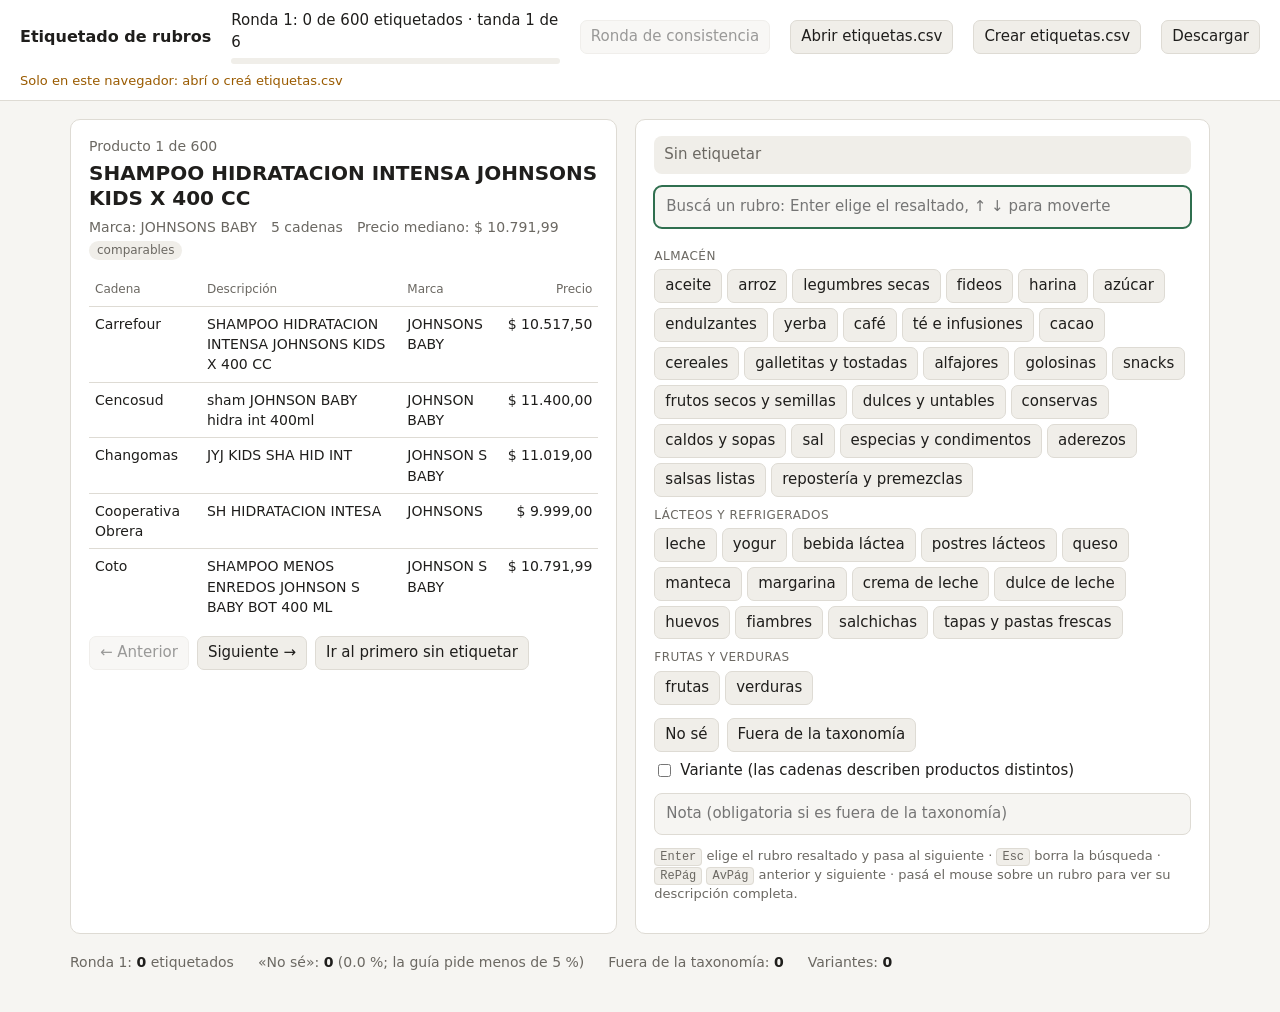
<file: etiquetado/index.html>
<!doctype html>
<html lang="es">
<head>
<meta charset="utf-8">
<meta name="viewport" content="width=device-width, initial-scale=1">
<title>Etiquetado de rubros</title>
<!--
  Página local para etiquetar a mano la muestra del paso 4 del plan de categorización.

  Lee productos.json (lo arma scripts/elegir_muestra_etiquetado.py) y guarda las etiquetas en
  etiquetas.csv, en esta misma carpeta. Se sirve con:
      python -m http.server 8001 --directory etiquetado
  y se abre http://localhost:8001 en Chrome o Edge (Firefox no deja escribir archivos: ahí
  queda el botón Descargar).

  Las etiquetas se guardan en tres lugares: en el navegador después de cada producto, en
  etiquetas.csv si está conectado y con el botón Descargar. Al abrir etiquetas.csv se mezcla lo
  que tiene con lo del navegador (gana la etiqueta más nueva), así nada se pisa.

  A propósito no muestra el rubro que proponen las reglas ni si el producto es de desarrollo o
  de prueba: ver la guía de etiquetado.
-->
<style>
:root {
  --fondo: #f6f5f2; --panel: #ffffff; --texto: #1f1e1c; --suave: #6b6862; --borde: #dedbd4;
  --acento: #2f6f4f; --acento-suave: #e3efe8; --aviso: #9a5b00; --aviso-suave: #fbf0dc;
  --error: #a33a2a; --chip: #f0eee9; --resaltado: #d6e9de;
}
@media (prefers-color-scheme: dark) {
  :root {
    --fondo: #181816; --panel: #22221f; --texto: #ecebe7; --suave: #a5a29b; --borde: #3a3934;
    --acento: #7cc39d; --acento-suave: #24382d; --aviso: #e6b35c; --aviso-suave: #3a2f1c;
    --error: #ef8a78; --chip: #2d2c28; --resaltado: #2f4a3a;
  }
}
* { box-sizing: border-box; }
body { margin: 0; background: var(--fondo); color: var(--texto);
       font: 15px/1.45 system-ui, "Segoe UI", sans-serif; }
header { position: sticky; top: 0; z-index: 2; background: var(--panel); border-bottom: 1px solid var(--borde);
         padding: 10px 20px; display: flex; flex-wrap: wrap; gap: 8px 20px; align-items: center; }
header h1 { font-size: 16px; margin: 0; }
.progreso { flex: 1 1 260px; }
.barra { height: 6px; background: var(--chip); border-radius: 3px; overflow: hidden; margin-top: 4px; }
.barra div { height: 100%; background: var(--acento); width: 0; transition: width .2s; }
.guardado { font-size: 13px; color: var(--suave); }
.guardado.alerta { color: var(--aviso); }
main { max-width: 1180px; margin: 0 auto; padding: 18px 20px 40px; display: grid;
       grid-template-columns: minmax(0, 1fr) minmax(0, 1.05fr); gap: 18px; }
@media (max-width: 900px) { main { grid-template-columns: 1fr; } }
section { background: var(--panel); border: 1px solid var(--borde); border-radius: 10px; padding: 16px 18px; }
h2 { font-size: 20px; margin: 4px 0 6px; line-height: 1.25; }
.meta { color: var(--suave); font-size: 14px; display: flex; flex-wrap: wrap; gap: 4px 14px; }
.insignia { display: inline-block; padding: 1px 8px; border-radius: 10px; background: var(--chip); font-size: 12px; }
.insignia.pesable { background: var(--aviso-suave); color: var(--aviso); }
table { width: 100%; border-collapse: collapse; margin-top: 14px; font-size: 14px; }
th, td { text-align: left; padding: 7px 6px; border-top: 1px solid var(--borde); vertical-align: top; }
th { color: var(--suave); font-weight: 500; font-size: 12px; border-top: 0; }
td.precio, th.precio { text-align: right; white-space: nowrap; font-variant-numeric: tabular-nums; }
.etiqueta-actual { margin: 0 0 12px; padding: 8px 10px; border-radius: 8px; background: var(--acento-suave); }
.etiqueta-actual.vacia { background: var(--chip); color: var(--suave); }
input[type=search], input[type=text] { width: 100%; padding: 9px 11px; font: inherit; color: inherit;
  background: var(--fondo); border: 1px solid var(--borde); border-radius: 8px; }
input:focus { outline: 2px solid var(--acento); outline-offset: -1px; }
.rubros { margin-top: 10px; max-height: 52vh; overflow: auto; padding-right: 4px; }
.grupo { margin: 10px 0 4px; font-size: 12px; color: var(--suave); text-transform: uppercase; letter-spacing: .04em; }
.chips { display: flex; flex-wrap: wrap; gap: 5px; }
button { font: inherit; color: inherit; cursor: pointer; border: 1px solid var(--borde); background: var(--chip);
         border-radius: 7px; padding: 5px 10px; }
button:hover { border-color: var(--acento); }
button:disabled { opacity: .45; cursor: default; }
button.elegido { background: var(--acento); color: var(--panel); border-color: var(--acento); }
button.principal { background: var(--acento); color: var(--panel); border-color: var(--acento); }
.resultado { display: block; width: 100%; text-align: left; margin-bottom: 4px; }
.resultado.activo { background: var(--resaltado); border-color: var(--acento); }
.resultado small { display: block; color: var(--suave); font-size: 12px; }
.fila { display: flex; flex-wrap: wrap; gap: 8px; align-items: center; margin-top: 12px; }
.fila label { display: flex; gap: 6px; align-items: center; cursor: pointer; }
.mensaje { margin-top: 10px; padding: 8px 10px; border-radius: 8px; background: var(--aviso-suave); color: var(--aviso); }
.mensaje:empty { display: none; }
.ayuda { color: var(--suave); font-size: 13px; margin-top: 12px; }
kbd { font: 12px ui-monospace, monospace; padding: 1px 5px; border: 1px solid var(--borde); border-radius: 4px; background: var(--chip); }
.resumen { grid-column: 1 / -1; display: flex; flex-wrap: wrap; gap: 8px 24px; font-size: 14px; color: var(--suave); }
.resumen b { color: var(--texto); }
#carga { padding: 40px 20px; text-align: center; color: var(--suave); }
</style>
</head>
<body>
<header>
  <h1>Etiquetado de rubros</h1>
  <div class="progreso">
    <div id="progreso-texto">Cargando…</div>
    <div class="barra"><div id="barra"></div></div>
  </div>
  <button id="ronda" disabled title="Se habilita al terminar los 600">Ronda de consistencia</button>
  <button id="conectar">Abrir etiquetas.csv</button>
  <button id="crear">Crear etiquetas.csv</button>
  <button id="descargar">Descargar</button>
  <span id="guardado" class="guardado"></span>
</header>

<div id="carga">Cargando productos.json…</div>

<main id="principal" hidden>
  <section>
    <div class="meta" id="ubicacion"></div>
    <h2 id="nombre"></h2>
    <div class="meta" id="datos"></div>
    <table>
      <thead><tr><th>Cadena</th><th>Descripción</th><th>Marca</th><th class="precio">Precio</th></tr></thead>
      <tbody id="descripciones"></tbody>
    </table>
    <div class="fila">
      <button id="anterior">← Anterior</button>
      <button id="siguiente">Siguiente →</button>
      <button id="sin-etiquetar">Ir al primero sin etiquetar</button>
    </div>
  </section>

  <section>
    <div id="actual" class="etiqueta-actual vacia"></div>
    <input id="buscar" type="search" autocomplete="off"
           placeholder="Buscá un rubro: Enter elige el resaltado, ↑ ↓ para moverte">
    <div id="rubros" class="rubros"></div>
    <div class="fila">
      <button id="no-se">No sé</button>
      <button id="fuera">Fuera de la taxonomía</button>
      <label><input type="checkbox" id="variante"> Variante (las cadenas describen productos distintos)</label>
    </div>
    <div class="fila"><input id="nota" type="text" placeholder="Nota (obligatoria si es fuera de la taxonomía)"></div>
    <div id="mensaje" class="mensaje"></div>
    <p class="ayuda"><kbd>Enter</kbd> elige el rubro resaltado y pasa al siguiente ·
      <kbd>Esc</kbd> borra la búsqueda · <kbd>RePág</kbd> <kbd>AvPág</kbd> anterior y siguiente ·
      pasá el mouse sobre un rubro para ver su descripción completa.</p>
  </section>

  <div class="resumen" id="resumen"></div>
</main>

<script>
"use strict";

const CLAVE_LOCAL = "sepa-etiquetado-v1";
const TAMANIO_TANDA = 100;
const COLUMNAS = ["clave", "estrato", "rubro", "variante", "nota", "ronda", "fecha"];
const ESPECIALES = { no_se: "No sé", fuera_taxonomia: "Fuera de la taxonomía" };

let rubros = [];              // [{grupo, rubro, descripcion}]
let listas = { 1: [], 2: [] }; // productos en el orden de cada ronda
let estado = { ronda: 1, indice: 0, etiquetas: { 1: {}, 2: {} } };
let archivo = null;           // FileSystemFileHandle de etiquetas.csv, si está conectado
let escritura = Promise.resolve();
let resultados = [];          // rubros que muestra la búsqueda
let activo = 0;               // resultado resaltado

const $ = (id) => document.getElementById(id);
const normalizar = (s) => (s || "").normalize("NFD").replace(/[̀-ͯ]/g, "").toLowerCase();
const pesos = new Intl.NumberFormat("es-AR", { style: "currency", currency: "ARS" });

// Mezcla con semilla fija (mulberry32): la ronda 2 sale siempre en el mismo orden,
// distinto del de la ronda 1
function mezclar(lista, semilla) {
  let a = semilla;
  const azar = () => {
    a = (a + 0x6D2B79F5) | 0;
    let t = Math.imul(a ^ (a >>> 15), 1 | a);
    t = (t + Math.imul(t ^ (t >>> 7), 61 | t)) ^ t;
    return ((t ^ (t >>> 14)) >>> 0) / 4294967296;
  };
  const copia = lista.slice();
  for (let i = copia.length - 1; i > 0; i--) {
    const j = Math.floor(azar() * (i + 1));
    [copia[i], copia[j]] = [copia[j], copia[i]];
  }
  return copia;
}

// ---------- guardar y leer ----------

function guardarLocal() {
  try { localStorage.setItem(CLAVE_LOCAL, JSON.stringify(estado)); } catch (e) { /* sin almacenamiento */ }
}

function leerLocal() {
  try {
    const guardado = JSON.parse(localStorage.getItem(CLAVE_LOCAL));
    if (guardado && guardado.etiquetas) estado = guardado;
  } catch (e) { /* vacío o bloqueado */ }
}

function campoCsv(valor) {
  const texto = valor == null ? "" : String(valor);
  return /[",\n\r]/.test(texto) ? '"' + texto.replace(/"/g, '""') + '"' : texto;
}

function aCsv() {
  const filas = [COLUMNAS.join(",")];
  for (const ronda of [1, 2]) {
    for (const p of listas[ronda]) {
      const e = estado.etiquetas[ronda][p.clave];
      if (!e) continue;
      filas.push([p.clave, p.estrato, e.rubro, e.variante ? "si" : "no", e.nota, ronda, e.fecha]
        .map(campoCsv).join(","));
    }
  }
  return filas.join("\n") + "\n";
}

function leerCsv(texto) {
  const filas = [];
  let fila = [], campo = "", comillas = false;
  for (let i = 0; i < texto.length; i++) {
    const c = texto[i];
    if (comillas) {
      if (c === '"' && texto[i + 1] === '"') { campo += '"'; i++; }
      else if (c === '"') comillas = false;
      else campo += c;
    } else if (c === '"') comillas = true;
    else if (c === ",") { fila.push(campo); campo = ""; }
    else if (c === "\n" || c === "\r") {
      if (c === "\r" && texto[i + 1] === "\n") i++;
      fila.push(campo); campo = "";
      if (fila.some((x) => x !== "")) filas.push(fila);
      fila = [];
    } else campo += c;
  }
  if (campo !== "" || fila.length) { fila.push(campo); filas.push(fila); }
  const [encabezado, ...datos] = filas;
  return datos.map((f) => Object.fromEntries(encabezado.map((col, i) => [col, f[i] ?? ""])));
}

// Mezcla las etiquetas de un CSV con las del navegador: gana la más nueva
function mezclarCsv(texto) {
  let agregadas = 0;
  for (const f of leerCsv(texto)) {
    const ronda = Number(f.ronda) === 2 ? 2 : 1;
    const actual = estado.etiquetas[ronda][f.clave];
    if (!actual || (f.fecha || "") > (actual.fecha || "")) {
      estado.etiquetas[ronda][f.clave] = { rubro: f.rubro, variante: f.variante === "si", nota: f.nota, fecha: f.fecha };
      agregadas++;
    }
  }
  return agregadas;
}

function escribirArchivo() {
  if (!archivo) { mostrarGuardado(); return; }
  // Las escrituras van en fila: si se etiqueta rápido, ninguna pisa a otra a medias
  escritura = escritura.then(async () => {
    const w = await archivo.createWritable();
    await w.write(aCsv());
    await w.close();
    mostrarGuardado(new Date());
  }).catch((e) => {
    mostrarGuardado(null, "No se pudo escribir etiquetas.csv: " + e.message);
  });
}

function mostrarGuardado(cuando, error) {
  const el = $("guardado");
  if (error) { el.textContent = error; el.className = "guardado alerta"; return; }
  if (!archivo) {
    el.textContent = "Solo en este navegador: abrí o creá etiquetas.csv";
    el.className = "guardado alerta";
    return;
  }
  el.className = "guardado";
  el.textContent = cuando ? `Guardado en ${archivo.name} a las ${cuando.toLocaleTimeString("es-AR")}` : `Conectado a ${archivo.name}`;
}

async function abrirArchivo() {
  if (!window.showOpenFilePicker) return avisoSinArchivos();
  try {
    const [h] = await window.showOpenFilePicker({ types: [{ description: "CSV", accept: { "text/csv": [".csv"] } }] });
    if ((await h.requestPermission({ mode: "readwrite" })) !== "granted") return;
    const agregadas = mezclarCsv(await (await h.getFile()).text());
    archivo = h;
    guardarLocal();
    escribirArchivo();
    mostrar();
    mensaje(`${h.name}: ${agregadas} etiquetas tomadas del archivo; el archivo ahora tiene todo.`);
  } catch (e) { if (e.name !== "AbortError") mensaje("No se pudo abrir: " + e.message); }
}

async function crearArchivo() {
  if (!window.showSaveFilePicker) return avisoSinArchivos();
  try {
    const h = await window.showSaveFilePicker({ suggestedName: "etiquetas.csv",
      types: [{ description: "CSV", accept: { "text/csv": [".csv"] } }] });
    // Si se eligió un archivo que ya tenía etiquetas, primero se leen: no se pierde nada
    const previo = await (await h.getFile()).text();
    if (previo.trim()) mezclarCsv(previo);
    archivo = h;
    guardarLocal();
    escribirArchivo();
    mostrar();
  } catch (e) { if (e.name !== "AbortError") mensaje("No se pudo crear: " + e.message); }
}

function avisoSinArchivos() {
  mensaje("Este navegador no deja escribir archivos (pasa en Firefox). Usá Chrome o Edge, o el botón Descargar.");
}

function descargar() {
  const enlace = document.createElement("a");
  enlace.href = URL.createObjectURL(new Blob([aCsv()], { type: "text/csv" }));
  enlace.download = "etiquetas.csv";
  enlace.click();
  URL.revokeObjectURL(enlace.href);
}

// ---------- etiquetar ----------

const lista = () => listas[estado.ronda];
const producto = () => lista()[estado.indice];
const etiquetaDe = (p) => estado.etiquetas[estado.ronda][p.clave];
const etiquetados = (ronda) => listas[ronda].filter((p) => estado.etiquetas[ronda][p.clave]).length;

function etiquetar(rubro) {
  const p = producto();
  const nota = $("nota").value.trim();
  if (rubro === "fuera_taxonomia" && !nota) {
    mensaje("Escribí en la nota qué es el producto: sirve para decidir si hace falta un rubro nuevo.");
    $("nota").focus();
    return;
  }
  estado.etiquetas[estado.ronda][p.clave] = {
    rubro, variante: $("variante").checked, nota, fecha: new Date().toISOString(),
  };
  const fin = estado.ronda === 1 && (estado.indice + 1) % TAMANIO_TANDA === 0;
  const tanda = (estado.indice + 1) / TAMANIO_TANDA;
  if (estado.indice < lista().length - 1) estado.indice++;
  guardarLocal();  // después de avanzar: al recargar se vuelve al producto siguiente
  escribirArchivo();
  mostrar();
  if (fin) {
    mensaje(`Terminaste la tanda ${tanda}. Antes de seguir: anotá los casos nuevos en la guía ` +
            "y decidí qué hacer con los «fuera de la taxonomía» de esta tanda.");
  }
}

// Cambiar variante o nota en un producto ya etiquetado actualiza su etiqueta
function actualizarDetalle() {
  const e = etiquetaDe(producto());
  if (!e) return;
  e.variante = $("variante").checked;
  e.nota = $("nota").value.trim();
  e.fecha = new Date().toISOString();
  guardarLocal();
  escribirArchivo();
  mostrarActual();
}

function ir(indice) {
  estado.indice = Math.max(0, Math.min(lista().length - 1, indice));
  guardarLocal();
  mostrar();
}

function primeroSinEtiquetar() {
  const i = lista().findIndex((p) => !etiquetaDe(p));
  if (i >= 0) ir(i); else mensaje("No queda ninguno sin etiquetar en esta ronda.");
}

function cambiarRonda() {
  estado.ronda = estado.ronda === 1 ? 2 : 1;
  estado.indice = 0;
  guardarLocal();
  mostrar();
  if (estado.ronda === 2) {
    primeroSinEtiquetar();
    mensaje("Ronda de consistencia: 50 productos ya etiquetados, en otro orden y sin la primera etiqueta. " +
            "La guía pide hacerla unos días después de terminar.");
  }
}

// ---------- búsqueda de rubros ----------

// Puntaje de un rubro para lo buscado (menor es mejor); null si no coincide.
// La parte "No: ..." de la descripción no cuenta: nombra justo lo que NO va en ese rubro.
function puntaje(r, q) {
  const nombre = normalizar(r.rubro);
  if (nombre.startsWith(q)) return 0;
  if (nombre.includes(q)) return 1;
  if (normalizar(r.grupo).includes(q)) return 2;
  const descripcion = normalizar(r.descripcion.split(/\bNo:/)[0]);
  return q.split(/\s+/).every((palabra) => descripcion.includes(palabra)) ? 3 : null;
}

function mostrarRubros() {
  const q = normalizar($("buscar").value.trim());
  const elegido = (etiquetaDe(producto()) || {}).rubro;
  const caja = $("rubros");
  caja.innerHTML = "";
  if (!q) {
    resultados = [];
    let grupo = null, chips = null;
    for (const r of rubros) {
      if (r.grupo !== grupo) {
        grupo = r.grupo;
        caja.insertAdjacentHTML("beforeend", `<div class="grupo"></div>`);
        caja.lastElementChild.textContent = grupo;
        chips = document.createElement("div");
        chips.className = "chips";
        caja.appendChild(chips);
      }
      const b = document.createElement("button");
      b.textContent = r.rubro;
      b.title = r.descripcion;
      if (r.rubro === elegido) b.classList.add("elegido");
      b.onclick = () => etiquetar(r.rubro);
      chips.appendChild(b);
    }
    return;
  }
  resultados = rubros
    .map((r, i) => ({ r, i, s: puntaje(r, q) }))
    .filter((x) => x.s !== null)
    .sort((a, b) => a.s - b.s || a.i - b.i)
    .map((x) => x.r);
  activo = Math.min(activo, Math.max(0, resultados.length - 1));
  if (!resultados.length) {
    caja.innerHTML = `<p class="ayuda">Ningún rubro coincide. Si sabés qué es pero no tiene rubro, usá «Fuera de la taxonomía».</p>`;
    return;
  }
  resultados.forEach((r, i) => {
    const b = document.createElement("button");
    b.className = "resultado" + (i === activo ? " activo" : "") + (r.rubro === elegido ? " elegido" : "");
    b.innerHTML = "<span></span><small></small>";
    b.firstChild.textContent = `${r.rubro} · ${r.grupo}`;
    b.lastChild.textContent = r.descripcion;
    b.onclick = () => etiquetar(r.rubro);
    caja.appendChild(b);
  });
  caja.querySelector(".activo")?.scrollIntoView({ block: "nearest" });
}

// ---------- pantalla ----------

function mensaje(texto) { $("mensaje").textContent = texto || ""; }

function mostrarActual() {
  const e = etiquetaDe(producto());
  const el = $("actual");
  if (!e) { el.className = "etiqueta-actual vacia"; el.textContent = "Sin etiquetar"; return; }
  const r = rubros.find((x) => x.rubro === e.rubro);
  el.className = "etiqueta-actual";
  el.textContent = "Etiqueta: " + (ESPECIALES[e.rubro] || `${e.rubro} (${r ? r.grupo : "rubro que ya no está en rubros.csv"})`) +
    (e.variante ? " · variante" : "") + (e.nota ? ` · nota: ${e.nota}` : "");
}

function mostrar() {
  const p = producto();
  const total = lista().length;
  const hechos = etiquetados(estado.ronda);
  const nombreRonda = estado.ronda === 1 ? "Ronda 1" : "Ronda de consistencia";
  const tanda = estado.ronda === 1
    ? ` · tanda ${Math.floor(estado.indice / TAMANIO_TANDA) + 1} de ${Math.ceil(total / TAMANIO_TANDA)}`
    : "";
  $("progreso-texto").textContent = `${nombreRonda}: ${hechos} de ${total} etiquetados${tanda}`;
  $("barra").style.width = (100 * hechos / total) + "%";

  $("ubicacion").textContent = `Producto ${estado.indice + 1} de ${total}`;
  $("nombre").textContent = p.nombre;
  const datos = $("datos");
  datos.innerHTML = "";
  const partes = [
    p.marca ? `Marca: ${p.marca}` : "Sin marca",
    `${p.cadenas} ${p.cadenas === 1 ? "cadena" : "cadenas"}`,
    p.precio_mediano != null ? `Precio mediano: ${pesos.format(p.precio_mediano)}` : "Sin precio",
  ];
  for (const t of partes) { const s = document.createElement("span"); s.textContent = t; datos.appendChild(s); }
  const insignia = document.createElement("span");
  insignia.className = "insignia" + (p.pesable ? " pesable" : "");
  insignia.textContent = p.pesable ? "pesable (código de balanza)" : p.estrato;
  datos.appendChild(insignia);

  const cuerpo = $("descripciones");
  cuerpo.innerHTML = "";
  for (const d of p.descripciones) {
    const fila = cuerpo.insertRow();
    fila.insertCell().textContent = d.cadena;
    fila.insertCell().textContent = d.descripcion || "—";
    fila.insertCell().textContent = d.marca || "—";
    const precio = fila.insertCell();
    precio.className = "precio";
    precio.textContent = d.precio != null ? pesos.format(d.precio) : "—";
  }

  const e = etiquetaDe(p);
  $("variante").checked = e ? e.variante : false;
  $("nota").value = e ? e.nota : "";
  $("buscar").value = "";
  activo = 0;
  mensaje("");
  mostrarActual();
  mostrarRubros();
  $("anterior").disabled = estado.indice === 0;
  $("siguiente").disabled = estado.indice === total - 1;
  $("ronda").disabled = estado.ronda === 1 && etiquetados(1) < listas[1].length;
  $("ronda").textContent = estado.ronda === 1 ? "Ronda de consistencia" : "Volver a la ronda 1";
  mostrarResumen();
  $("buscar").focus();
}

function mostrarResumen() {
  const etiquetas = Object.values(estado.etiquetas[1]);
  const n = etiquetas.length || 1;
  const noSe = etiquetas.filter((e) => e.rubro === "no_se").length;
  const fuera = etiquetas.filter((e) => e.rubro === "fuera_taxonomia").length;
  const variantes = etiquetas.filter((e) => e.variante).length;
  const partes = [
    `Ronda 1: <b>${etiquetas.length}</b> etiquetados`,
    `«No sé»: <b>${noSe}</b> (${(100 * noSe / n).toFixed(1)} %; la guía pide menos de 5 %)`,
    `Fuera de la taxonomía: <b>${fuera}</b>`,
    `Variantes: <b>${variantes}</b>`,
  ];
  // Acuerdo rápido de la ronda de consistencia; el porcentaje y el kappa oficiales se calculan en Python
  const repetidos = Object.entries(estado.etiquetas[2]);
  if (repetidos.length) {
    const iguales = repetidos.filter(([clave, e]) => (estado.etiquetas[1][clave] || {}).rubro === e.rubro).length;
    partes.push(`Consistencia: <b>${iguales}</b> de ${repetidos.length} iguales (${(100 * iguales / repetidos.length).toFixed(0)} %)`);
  }
  $("resumen").innerHTML = partes.map((t) => `<span>${t}</span>`).join("");
}

// ---------- teclado y botones ----------

$("buscar").addEventListener("input", () => { activo = 0; mostrarRubros(); });
$("buscar").addEventListener("keydown", (ev) => {
  if (ev.key === "ArrowDown" && resultados.length) { activo = (activo + 1) % resultados.length; mostrarRubros(); ev.preventDefault(); }
  else if (ev.key === "ArrowUp" && resultados.length) { activo = (activo - 1 + resultados.length) % resultados.length; mostrarRubros(); ev.preventDefault(); }
  else if (ev.key === "Enter" && resultados.length) { etiquetar(resultados[activo].rubro); ev.preventDefault(); }
  else if (ev.key === "Escape") { $("buscar").value = ""; activo = 0; mostrarRubros(); }
});
document.addEventListener("keydown", (ev) => {
  if (ev.target === $("nota")) return;
  if (ev.key === "PageDown") { ir(estado.indice + 1); ev.preventDefault(); }
  else if (ev.key === "PageUp") { ir(estado.indice - 1); ev.preventDefault(); }
});
$("variante").addEventListener("change", actualizarDetalle);
$("nota").addEventListener("change", actualizarDetalle);
$("nota").addEventListener("keydown", (ev) => { if (ev.key === "Enter") $("buscar").focus(); });
$("no-se").onclick = () => etiquetar("no_se");
$("fuera").onclick = () => etiquetar("fuera_taxonomia");
$("anterior").onclick = () => ir(estado.indice - 1);
$("siguiente").onclick = () => ir(estado.indice + 1);
$("sin-etiquetar").onclick = primeroSinEtiquetar;
$("ronda").onclick = cambiarRonda;
$("conectar").onclick = abrirArchivo;
$("crear").onclick = crearArchivo;
$("descargar").onclick = descargar;
window.addEventListener("beforeunload", (ev) => {
  // Sin archivo conectado, recordar que lo único guardado está en el navegador
  if (!archivo && etiquetados(1) > 0) { ev.preventDefault(); ev.returnValue = ""; }
});

// ---------- inicio ----------

fetch("productos.json")
  .then((r) => { if (!r.ok) throw new Error(r.status); return r.json(); })
  .then((datos) => {
    rubros = datos.rubros;
    listas[1] = datos.productos.slice().sort((a, b) => a.orden - b.orden);
    listas[2] = mezclar(listas[1].filter((p) => p.repetir), 20261022);
    leerLocal();
    if (!listas[estado.ronda][estado.indice]) { estado.ronda = 1; estado.indice = 0; }
    $("carga").hidden = true;
    $("principal").hidden = false;
    mostrarGuardado();
    mostrar();
  })
  .catch((e) => {
    $("carga").textContent = "No se pudo leer productos.json (" + e.message + "). Corré primero " +
      "python -m scripts.elegir_muestra_etiquetado y serví la carpeta con " +
      "python -m http.server 8001 --directory etiquetado";
  });
</script>
</body>
</html>
</file>
